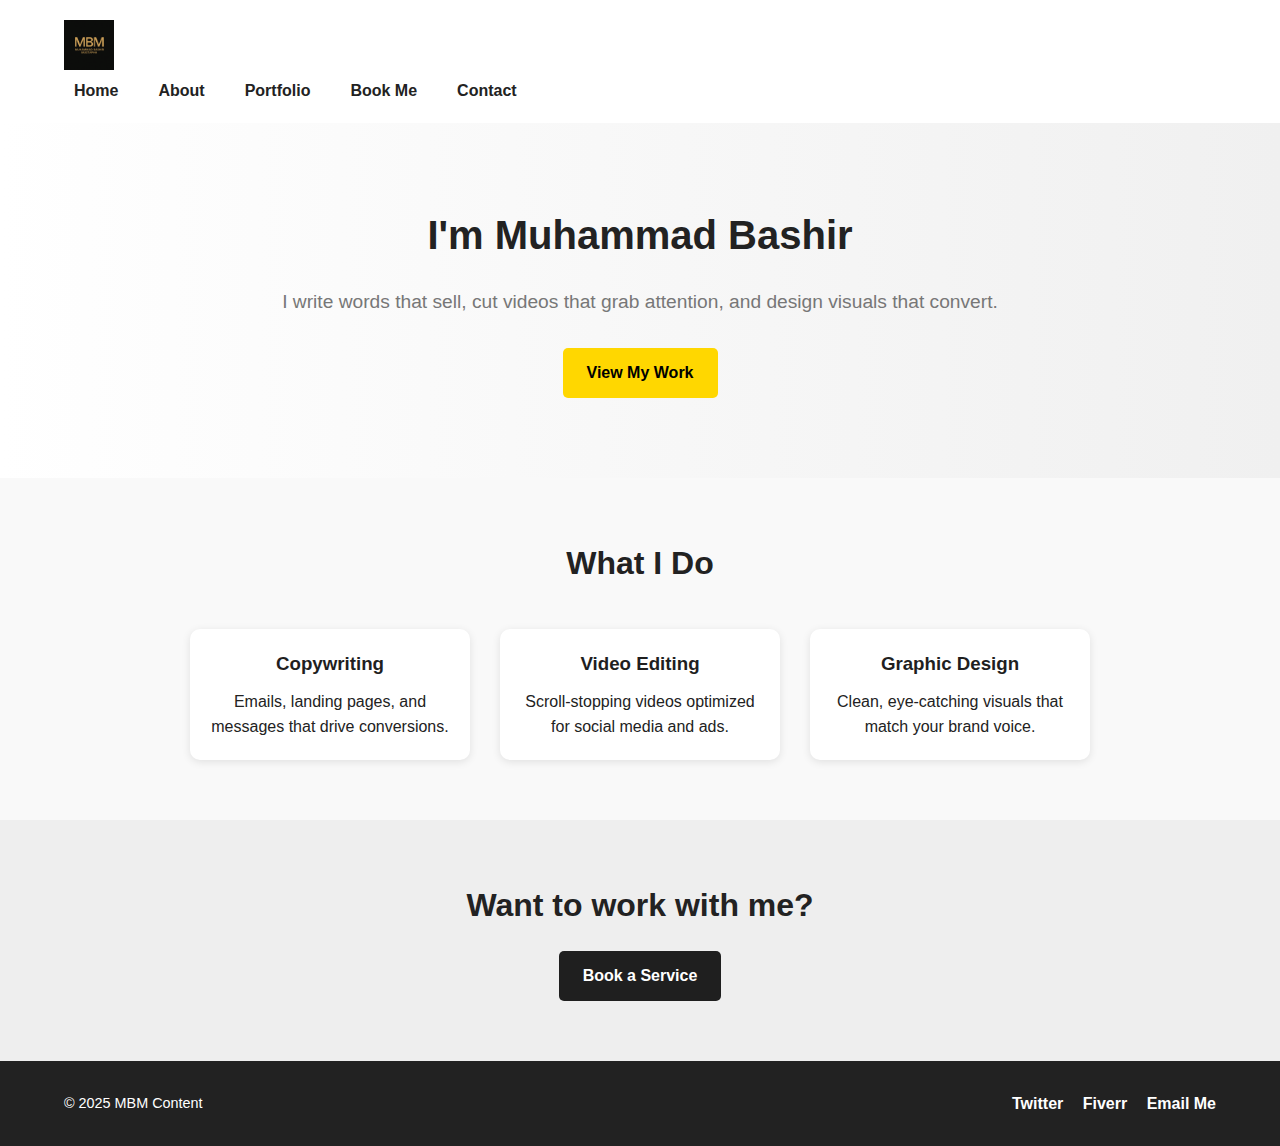
<file: index.html>
<!DOCTYPE html>
<html lang="en">
<head>
  <meta charset="UTF-8" />
  <meta name="viewport" content="width=device-width, initial-scale=1" />
  <title>MBM Content | Home</title>
  <link rel="stylesheet" href="style.css" />
</head>
<body>
  <header class="header">
    <div class="container">
      <img src="logo.png" alt="MBM Logo" class="logo" />
      <nav>
        <ul class="nav-links">
          <li><a href="index.html">Home</a></li>
          <li><a href="about.html">About</a></li>
          <li><a href="portfolio.html">Portfolio</a></li>
          <li><a href="booking.html">Book Me</a></li>
          <li><a href="contact.html">Contact</a></li>
        </ul>
      </nav>
    </div>
  </header>

  <section class="hero">
    <div class="container">
      <h1>I'm Muhammad Bashir</h1>
      <p>I write words that sell, cut videos that grab attention, and design visuals that convert.</p>
      <a href="portfolio.html" class="btn">View My Work</a>
    </div>
  </section>

  <section class="services">
    <div class="container">
      <h2>What I Do</h2>
      <div class="service-cards">
        <div class="card">
          <h3>Copywriting</h3>
          <p>Emails, landing pages, and messages that drive conversions.</p>
        </div>
        <div class="card">
          <h3>Video Editing</h3>
          <p>Scroll-stopping videos optimized for social media and ads.</p>
        </div>
        <div class="card">
          <h3>Graphic Design</h3>
          <p>Clean, eye-catching visuals that match your brand voice.</p>
        </div>
      </div>
    </div>
  </section>

  <section class="cta">
    <div class="container">
      <h2>Want to work with me?</h2>
      <a href="booking.html" class="btn btn-alt">Book a Service</a>
    </div>
  </section>

  <footer>
    <div class="container footer">
      <p>&copy; 2025 MBM Content</p>
      <div class="social-links">
        <a href="https://twitter.com/MBM_Content" target="_blank">Twitter</a>
        <a href="https://www.fiverr.com/s/NNgPk7Z" target="_blank">Fiverr</a>
        <a href="mailto:muhdbashsolutions@gmail.com">Email Me</a>
      </div>
    </div>
  </footer>
</body>
</html>
</file>
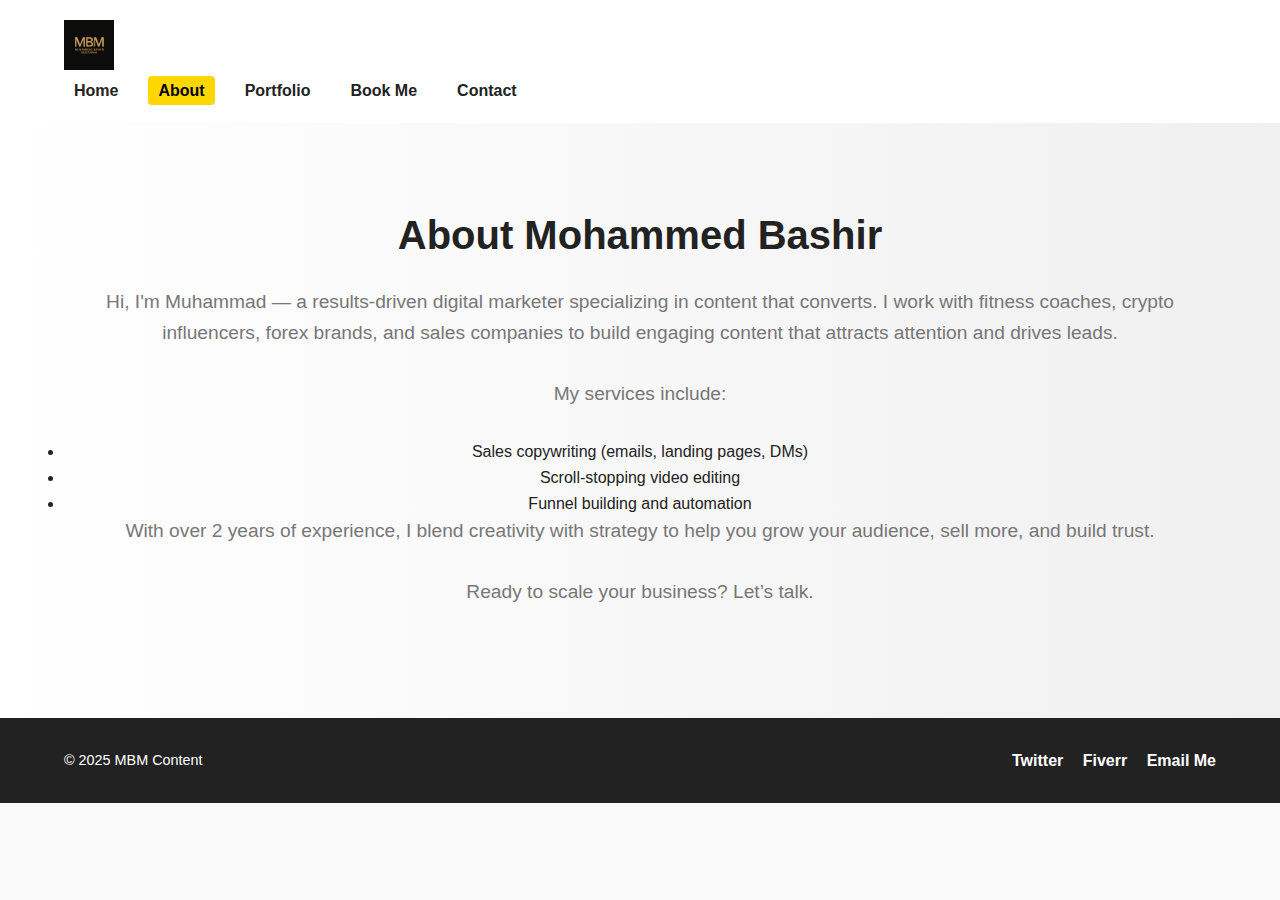
<file: about.html>
<!DOCTYPE html>
<html lang="en">
<head>
  <meta charset="UTF-8" />
  <meta name="viewport" content="width=device-width, initial-scale=1" />
  <title>About Mohammed Bashir</title>
  <link rel="stylesheet" href="style.css" />
</head>
<body>
  <header class="header">
    <div class="container">
      <img src="logo.png" alt="MBM Logo" class="logo" />
      <nav>
        <ul class="nav-links">
          <li><a href="index.html">Home</a></li>
          <li><a href="about.html" class="active">About</a></li>
          <li><a href="portfolio.html">Portfolio</a></li>
          <li><a href="booking.html">Book Me</a></li>
          <li><a href="contact.html">Contact</a></li>
        </ul>
      </nav>
    </div>
  </header>

  <section class="hero">
    <div class="container">
      <h1>About Mohammed Bashir</h1>
      <p>
        Hi, I'm Muhammad — a results-driven digital marketer specializing in content that converts. I work with fitness coaches, crypto influencers, forex brands, and sales companies to build engaging content that attracts attention and drives leads.
      </p>
      <p>
        My services include:
      </p>
      <ul>
        <li>Sales copywriting (emails, landing pages, DMs)</li>
        <li>Scroll-stopping video editing</li>
        <li>Funnel building and automation</li>
      </ul>
      <p>
        With over 2 years of experience, I blend creativity with strategy to help you grow your audience, sell more, and build trust.
      </p>
      <p>
        Ready to scale your business? Let’s talk.
      </p>
    </div>
  </section>

  <footer>
    <div class="container footer">
      <p>&copy; 2025 MBM Content</p>
      <div class="social-links">
        <a href="https://twitter.com/MBM_Content" target="_blank">Twitter</a>
        <a href="https://www.fiverr.com/s/NNgPk7Z" target="_blank">Fiverr</a>
        <a href="mailto:muhdbashsolutions@gmail.com">Email Me</a>
      </div>
    </div>
  </footer>
</body>
</html>
</file>
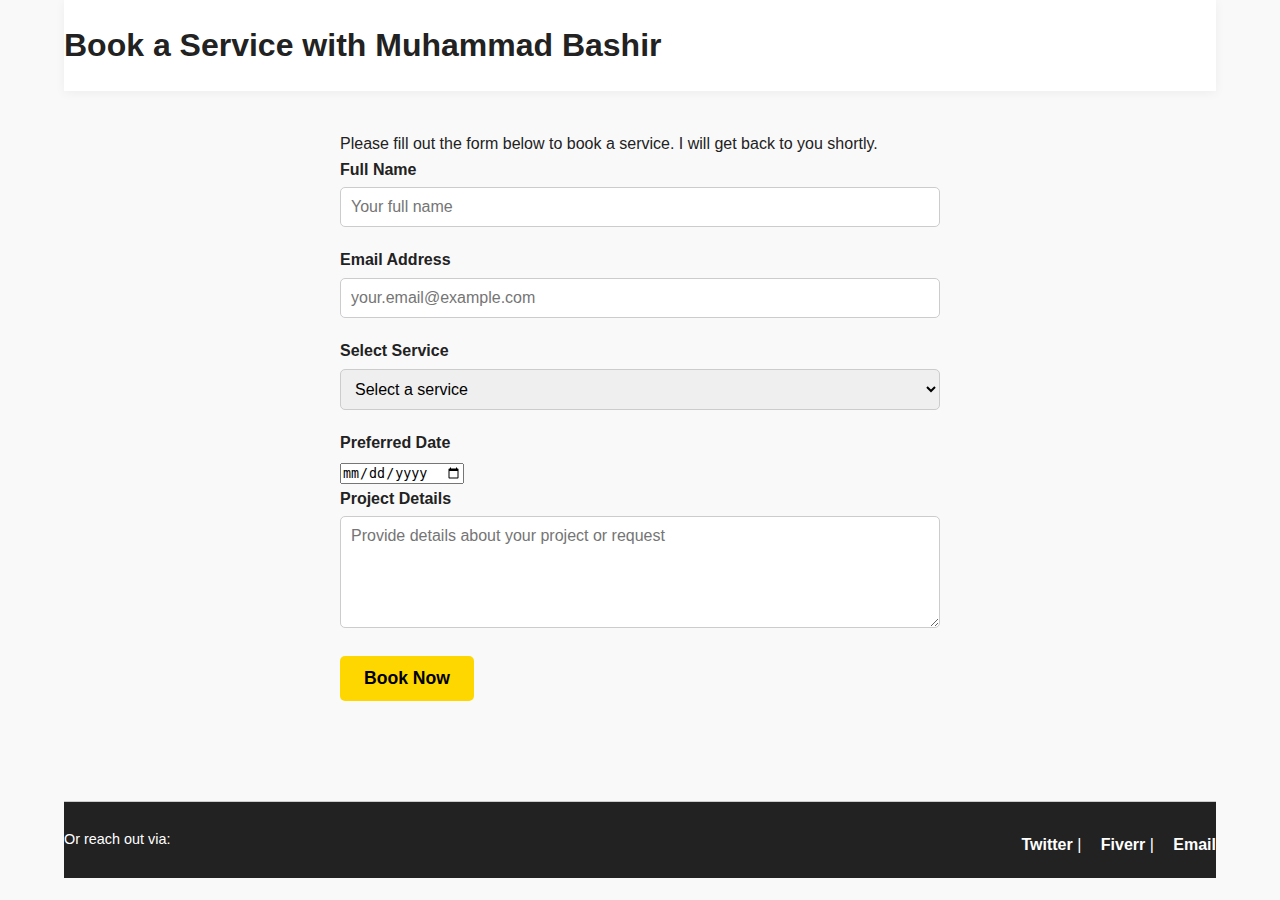
<file: booking.html>
<!DOCTYPE html>
<html lang="en">
<head>
  <meta charset="UTF-8" />
  <meta name="viewport" content="width=device-width, initial-scale=1" />
  <title>Book a Service - Muhammad Bashir</title>
  <link rel="stylesheet" href="style.css" />
</head>
<body>
  <header class="header container">
    <h1>Book a Service with Muhammad Bashir</h1>
  </header>

  <main class="container">
    <section class="booking-section" style="padding: 40px 0; max-width: 600px; margin: auto;">
      <p>Please fill out the form below to book a service. I will get back to you shortly.</p>

      <form action="https://formsubmit.co/muhdbashsolutions@gmail.com" method="POST">
        <!-- Disable CAPTCHA -->
        <input type="hidden" name="_captcha" value="false" />
        <!-- Optional: Redirect to thank you page after submission -->
      <input type="hidden" name="_next" value="https://ghostbashjr.github.io/MBM_Content/thank-you.html">

        <label for="name">Full Name</label>
        <input type="text" id="name" name="name" placeholder="Your full name" required />

        <label for="email">Email Address</label>
        <input type="email" id="email" name="email" placeholder="your.email@example.com" required />

        <label for="service">Select Service</label>
        <select id="service" name="service" required>
          <option value="" disabled selected>Select a service</option>
          <option value="Copywriting">Copywriting</option>
          <option value="Video Editing">Video Editing</option>
          <option value="Graphic Design">Graphic Design</option>
        </select>

        <label for="date">Preferred Date</label>
        <input type="date" id="date" name="date" required />

        <label for="details">Project Details</label>
        <textarea id="details" name="details" rows="5" placeholder="Provide details about your project or request" required></textarea>

        <button type="submit" class="btn">Book Now</button>
      </form>
    </section>
  </main>

  <footer class="footer container" style="margin-top: 60px; padding: 20px 0; border-top: 1px solid #ccc; text-align: center;">
    <p>Or reach out via:</p>
    <div class="social-links" style="margin-top: 10px;">
      <a href="https://twitter.com/MBM_Content" target="_blank" rel="noopener noreferrer">Twitter</a> |
      <a href="https://www.fiverr.com/s/NNgPk7Z" target="_blank" rel="noopener noreferrer">Fiverr</a> |
      <a href="mailto:muhdbashsolutions@gmail.com">Email</a>
    </div>
  </footer>
</body>
</html>
</file>
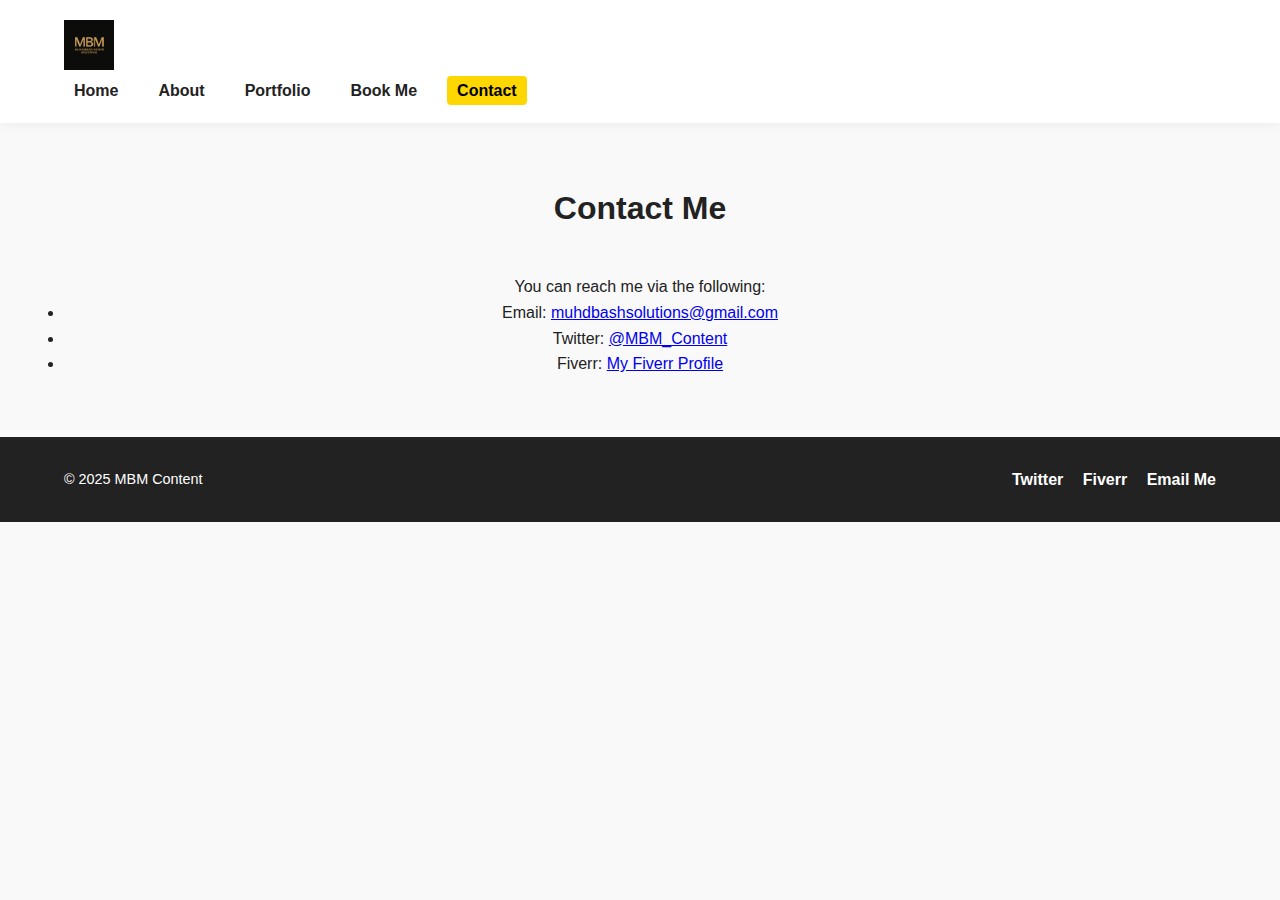
<file: contact.html>
<!DOCTYPE html>
<html lang="en">
<head>
  <meta charset="UTF-8" />
  <meta name="viewport" content="width=device-width, initial-scale=1" />
  <title>Contact Me | Mohammed Bashir</title>
  <link rel="stylesheet" href="style.css" />
</head>
<body>
  <header class="header">
    <div class="container">
      <img src="logo.png" alt="MBM Logo" class="logo" />
      <nav>
        <ul class="nav-links">
          <li><a href="index.html">Home</a></li>
          <li><a href="about.html">About</a></li>
          <li><a href="portfolio.html">Portfolio</a></li>
          <li><a href="booking.html">Book Me</a></li>
          <li><a href="contact.html" class="active">Contact</a></li>
        </ul>
      </nav>
    </div>
  </header>

  <section class="services">
    <div class="container">
      <h2>Contact Me</h2>
      <p>You can reach me via the following:</p>
      <ul>
        <li>Email: <a href="mailto:muhdbashsolutions@gmail.com">muhdbashsolutions@gmail.com</a></li>
        <li>Twitter: <a href="https://twitter.com/MBM_Content" target="_blank">@MBM_Content</a></li>
        <li>Fiverr: <a href="https://www.fiverr.com/s/NNgPk7Z" target="_blank">My Fiverr Profile</a></li>
      </ul>
    </div>
  </section>

  <footer>
    <div class="container footer">
      <p>&copy; 2025 MBM Content</p>
      <div class="social-links">
        <a href="https://twitter.com/MBM_Content" target="_blank">Twitter</a>
        <a href="https://www.fiverr.com/s/NNgPk7Z" target="_blank">Fiverr</a>
        <a href="mailto:muhdbashsolutions@gmail.com">Email Me</a>
      </div>
    </div>
  </footer>
</body>
</html>
</file>
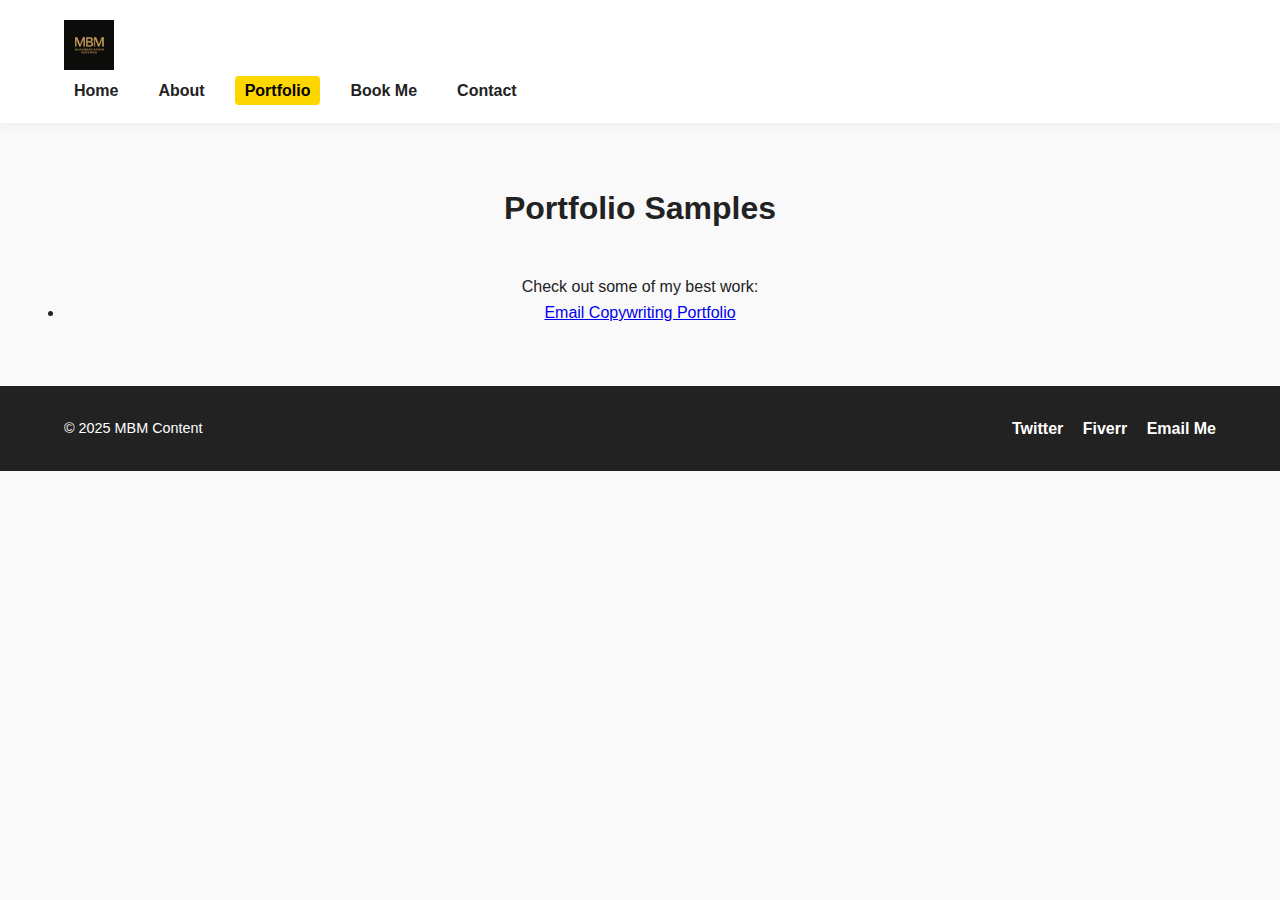
<file: portfolio.html>
<!DOCTYPE html>
<html lang="en">
<head>
  <meta charset="UTF-8" />
  <meta name="viewport" content="width=device-width, initial-scale=1" />
  <title>Portfolio | Muhammad Bashir</title>
  <link rel="stylesheet" href="style.css" />
</head>
<body>
  <header class="header">
    <div class="container">
      <img src="logo.png" alt="MBM Logo" class="logo" />
      <nav>
        <ul class="nav-links">
          <li><a href="index.html">Home</a></li>
          <li><a href="about.html">About</a></li>
          <li><a href="portfolio.html" class="active">Portfolio</a></li>
          <li><a href="booking.html">Book Me</a></li>
          <li><a href="contact.html">Contact</a></li>
        </ul>
      </nav>
    </div>
  </header>

  <section class="services">
    <div class="container">
      <h2>Portfolio Samples</h2>
      <p>Check out some of my best work:</p>
      <ul>
        <li><a href="https://muhdbashm.github.io/email-portfolio/" target="_blank">Email Copywriting Portfolio</a></li>
        <!-- Add more portfolio links or embedded samples here -->
      </ul>
    </div>
  </section>

  <footer>
    <div class="container footer">
      <p>&copy; 2025 MBM Content</p>
      <div class="social-links">
        <a href="https://twitter.com/MBM_Content" target="_blank">Twitter</a>
        <a href="https://www.fiverr.com/s/NNgPk7Z" target="_blank">Fiverr</a>
        <a href="mailto:muhdbashsolutions@gmail.com">Email Me</a>
      </div>
    </div>
  </footer>
</body>
</html>
</file>
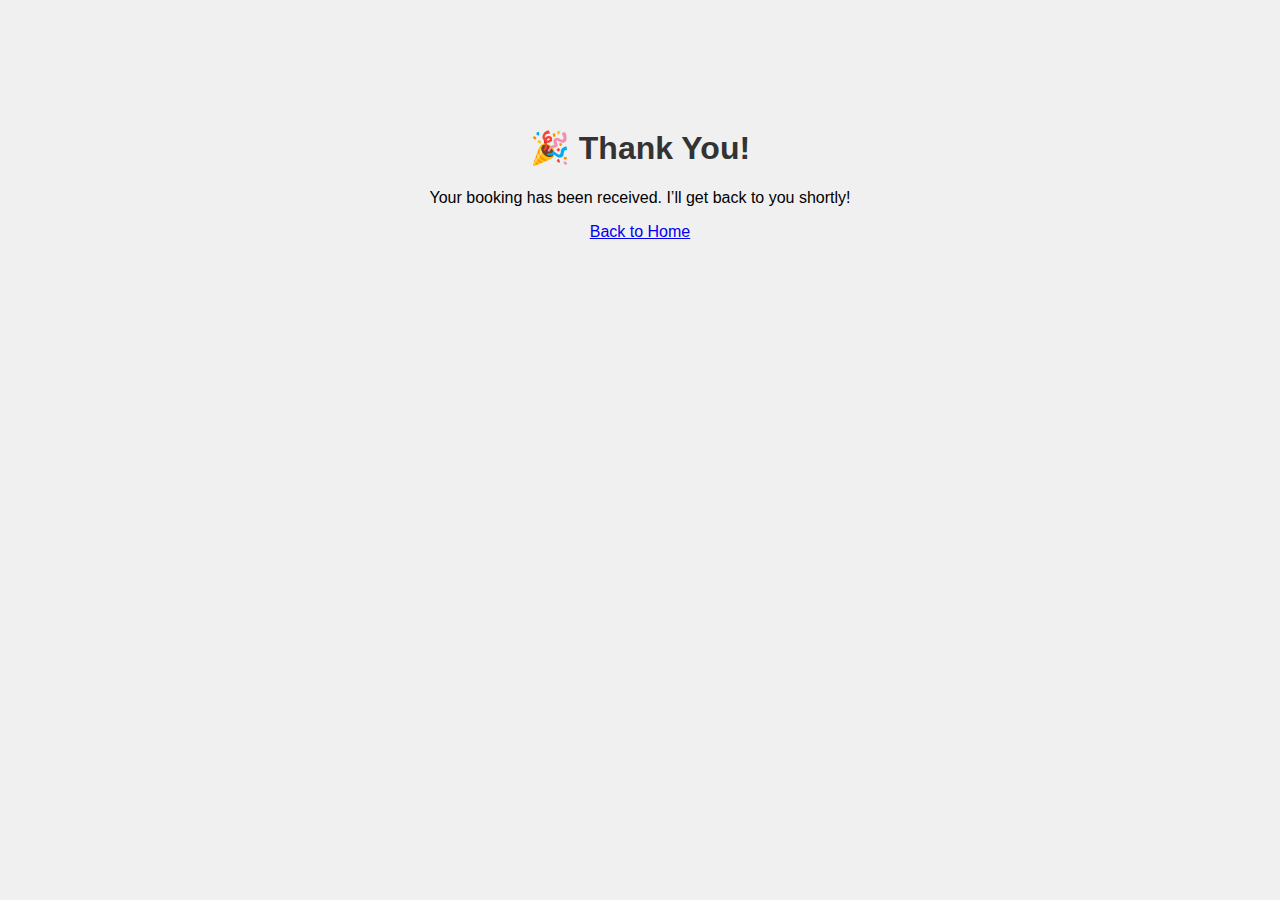
<file: thank-you.html>
<!-- thank-you.html -->
<!DOCTYPE html>
<html lang="en">
<head>
  <meta charset="UTF-8">
  <title>Thank You</title>
  <style>
    body {
      font-family: Arial, sans-serif;
      background: #f0f0f0;
      text-align: center;
      padding-top: 100px;
    }
    h1 {
      color: #333;
    }
  </style>
</head>
<body>
  <h1>🎉 Thank You!</h1>
  <p>Your booking has been received. I’ll get back to you shortly!</p>
  <a href="index.html">Back to Home</a>
</body>
</html>
</file>
<file: style.css>
/* style.css */

:root {
  --primary: #1f1f1f;
  --accent: #ffd700;
  --light-bg: #f9f9f9;
  --dark-text: #222;
  --light-text: #777;
  --font: 'Segoe UI', Tahoma, Geneva, Verdana, sans-serif;
}

* {
  box-sizing: border-box;
  margin: 0;
  padding: 0;
}

body {
  font-family: var(--font);
  background: var(--light-bg);
  color: var(--dark-text);
  line-height: 1.6;
}

.container {
  width: 90%;
  max-width: 1200px;
  margin: auto;
}

.header {
  background: #fff;
  padding: 20px 0;
  box-shadow: 0 2px 10px rgba(0,0,0,0.05);
  display: flex;
  align-items: center;
  justify-content: space-between;
}

.logo {
  height: 50px;
}

.nav-links {
  list-style: none;
  display: flex;
  gap: 20px;
}

.nav-links a {
  text-decoration: none;
  color: var(--dark-text);
  font-weight: 600;
  padding: 6px 10px;
  border-radius: 4px;
}

.nav-links a:hover,
.nav-links a.active {
  background-color: var(--accent);
  color: #000;
}

.hero {
  padding: 80px 0;
  background: linear-gradient(to right, #fff, #f0f0f0);
  text-align: center;
}

.hero h1 {
  font-size: 2.5rem;
  margin-bottom: 20px;
}

.hero p {
  font-size: 1.2rem;
  margin-bottom: 30px;
  color: var(--light-text);
}

.btn {
  padding: 12px 24px;
  background: var(--accent);
  color: #000;
  font-weight: bold;
  border: none;
  border-radius: 5px;
  text-decoration: none;
  cursor: pointer;
  transition: background 0.3s;
  display: inline-block;
}

.btn:hover {
  background: #e6c200;
}

.services {
  padding: 60px 0;
  text-align: center;
}

.services h2 {
  font-size: 2rem;
  margin-bottom: 40px;
}

.service-cards {
  display: flex;
  flex-wrap: wrap;
  gap: 30px;
  justify-content: center;
}

.card {
  background: #fff;
  padding: 20px;
  border-radius: 10px;
  box-shadow: 0 2px 8px rgba(0,0,0,0.1);
  width: 280px;
}

.card h3 {
  margin-bottom: 10px;
  color: var(--primary);
}

.cta {
  padding: 60px 0;
  background: #eee;
  text-align: center;
}

.cta h2 {
  font-size: 2rem;
  margin-bottom: 20px;
}

.btn-alt {
  background: var(--primary);
  color: #fff;
}

.btn-alt:hover {
  background: #333;
}

footer {
  background: #222;
  color: #fff;
  padding: 30px 0;
}

.footer {
  display: flex;
  justify-content: space-between;
  flex-wrap: wrap;
  align-items: center;
}

.footer p {
  font-size: 0.9rem;
}

.social-links a {
  color: #fff;
  margin-left: 15px;
  text-decoration: none;
  font-weight: 600;
}

.social-links a:hover {
  text-decoration: underline;
}

form label {
  font-weight: 600;
  display: block;
  margin-bottom: 5px;
}

form input[type="text"],
form input[type="email"],
form select,
form textarea {
  width: 100%;
  padding: 10px;
  margin-bottom: 20px;
  border-radius: 5px;
  border: 1px solid #ccc;
  font-family: var(--font);
  font-size: 1rem;
}

form button {
  cursor: pointer;
  font-weight: 700;
  font-size: 1.1rem;
  border: none;
  border-radius: 5px;
  padding: 12px 24px;
}

@media (max-width: 768px) {
  .nav-links {
    flex-direction: column;
    align-items: center;
  }

  .service-cards {
    flex-direction: column;
    align-items: center;
  }

  .footer {
    flex-direction: column;
    text-align: center;
  }

  .social-links a {
    display: block;
    margin: 10px 0;
  }
}
</file>
